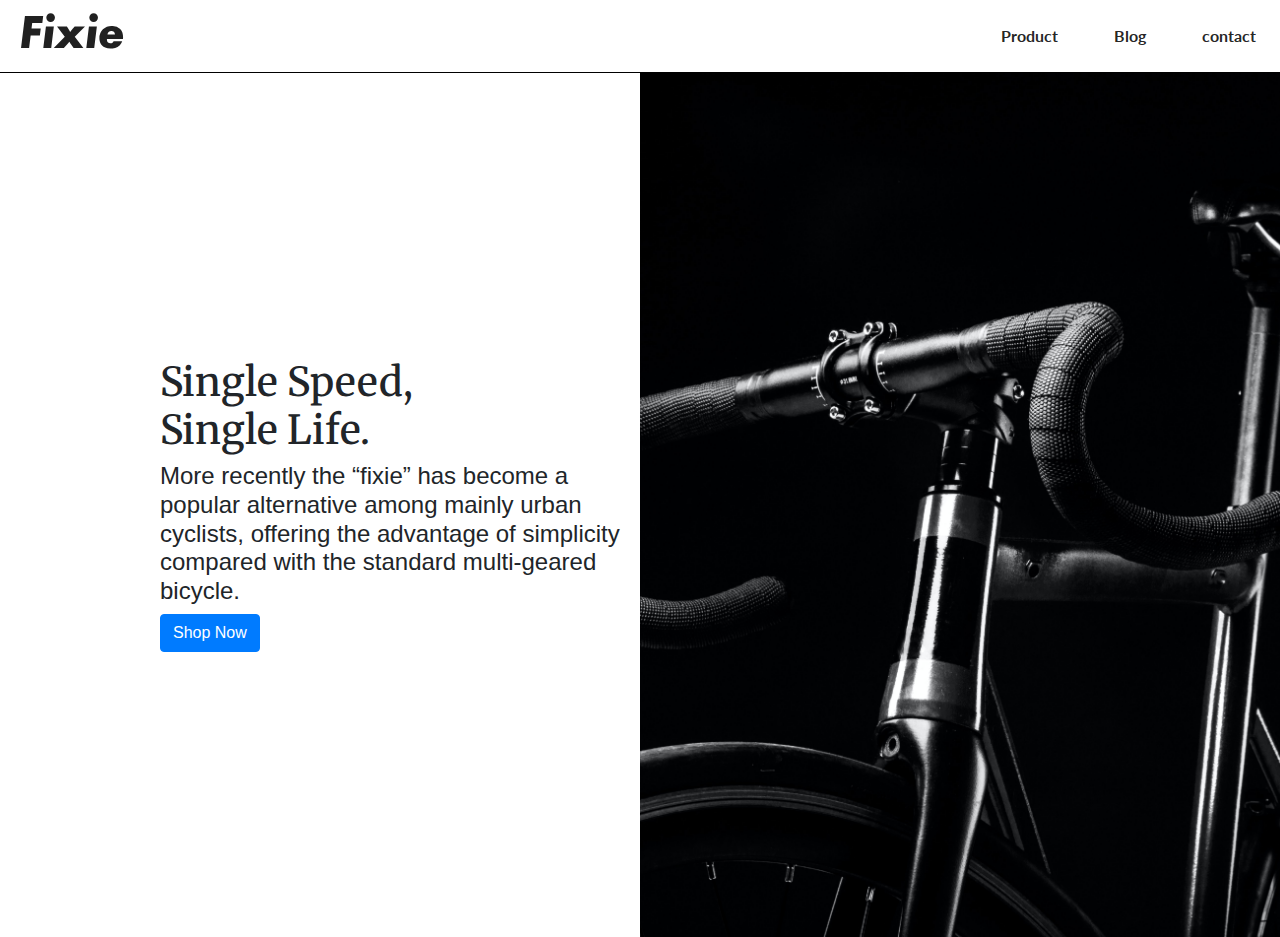
<file: index.html>
<!DOCTYPE html>
<html lang="en">

  <head>
    <meta charset="UTF-8">
    <meta name="viewport" content="width=device-width, initial-scale=1.0">
    <meta http-equiv="X-UA-Compatible" content="ie=edge">
    <title>Fixie-Bicycle Index</title>
    <link rel="stylesheet" href="https://cdnjs.cloudflare.com/ajax/libs/font-awesome/5.13.0/css/all.min.css" />
    <link rel="stylesheet" href="./assets/style/all.css">
  </head>

  <body>
  



    <nav class="navbar navbar-expand-lg navbar-light sticky-top">
    <h1><a class="navbar-brand" href="#"></a></h1>
    <button class="navbar-toggler" type="button" data-toggle="collapse" data-target="#navbarNavAltMarkup" aria-controls="navbarNavAltMarkup" aria-expanded="false" aria-label="Toggle navigation">
      <span class="navbar-toggler-icon"></span>
    </button>
    <div class="collapse navbar-collapse" id="navbarNavAltMarkup">
      <div class="navbar-nav ml-auto">
        <a class="nav-item nav-link" href="#">Product</a>
        <a class="nav-item nav-link" href="#">Blog</a>
        <a class="nav-item nav-link" href="#">contact</a>
      </div>
    </div>
  </nav>
    

<div class="container-fulid">
  <div class="row no-gutters">
    <div class="col-lg-6 d-flex align-items-center">
      <div class="row no-gutters">
        <div class="col-lg-9 ml-auto" >
          <h2 class="h1">Single Speed,<br>Single Life.</h2>
          <p class="h4">More recently the “fixie” has become a popular alternative among mainly urban cyclists, offering the advantage of simplicity compared with the standard multi-geared bicycle.</p>
          <a href="" class="btn btn-primary">Shop Now</a>
        </div>
      </div>
    </div>
    <div class="col-lg-6">
      <div class="row no-gutters">
        <div class="collection"></div>

      </div>
    </div>
  </div>
</div> 





    <footer>
  
</footer>
    <script src="./assets/js/vendors.js"></script>
    <script src="./assets/js/all.js"></script>
  </body>

</html>
</file>
